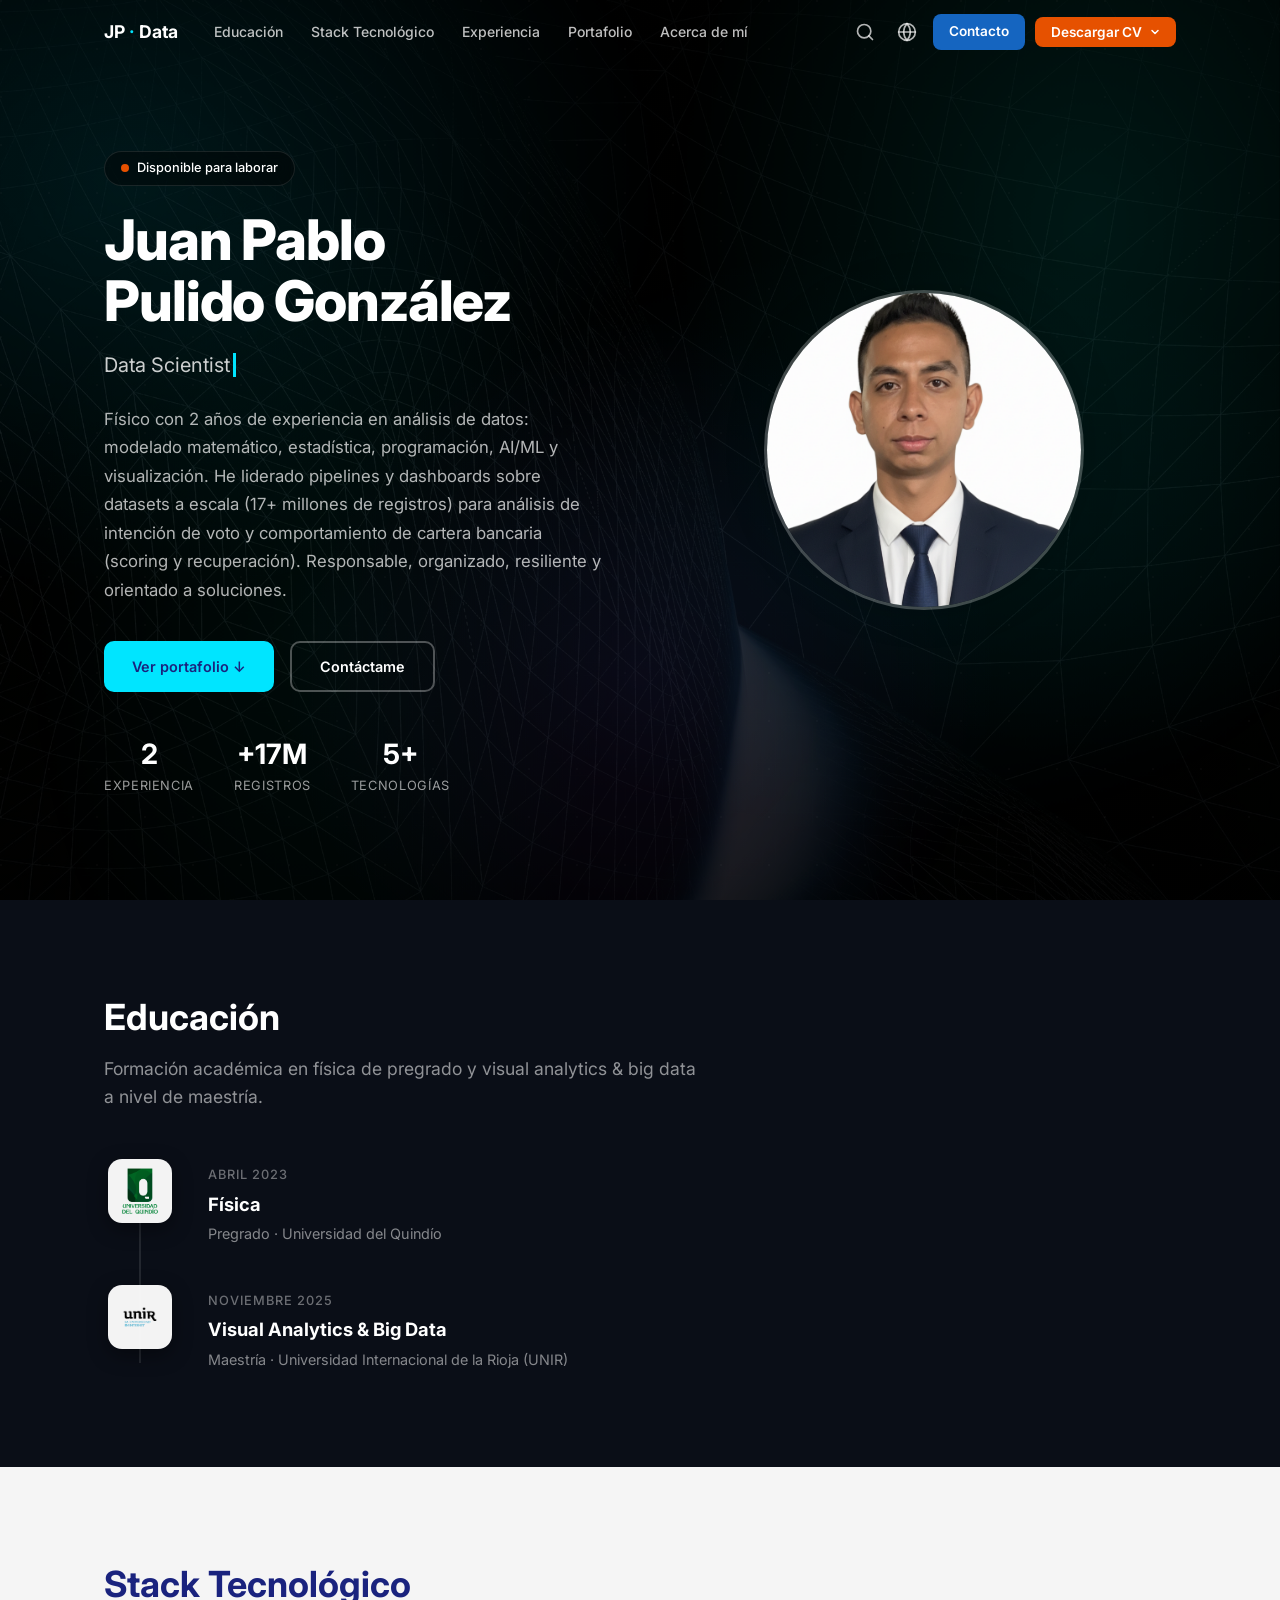
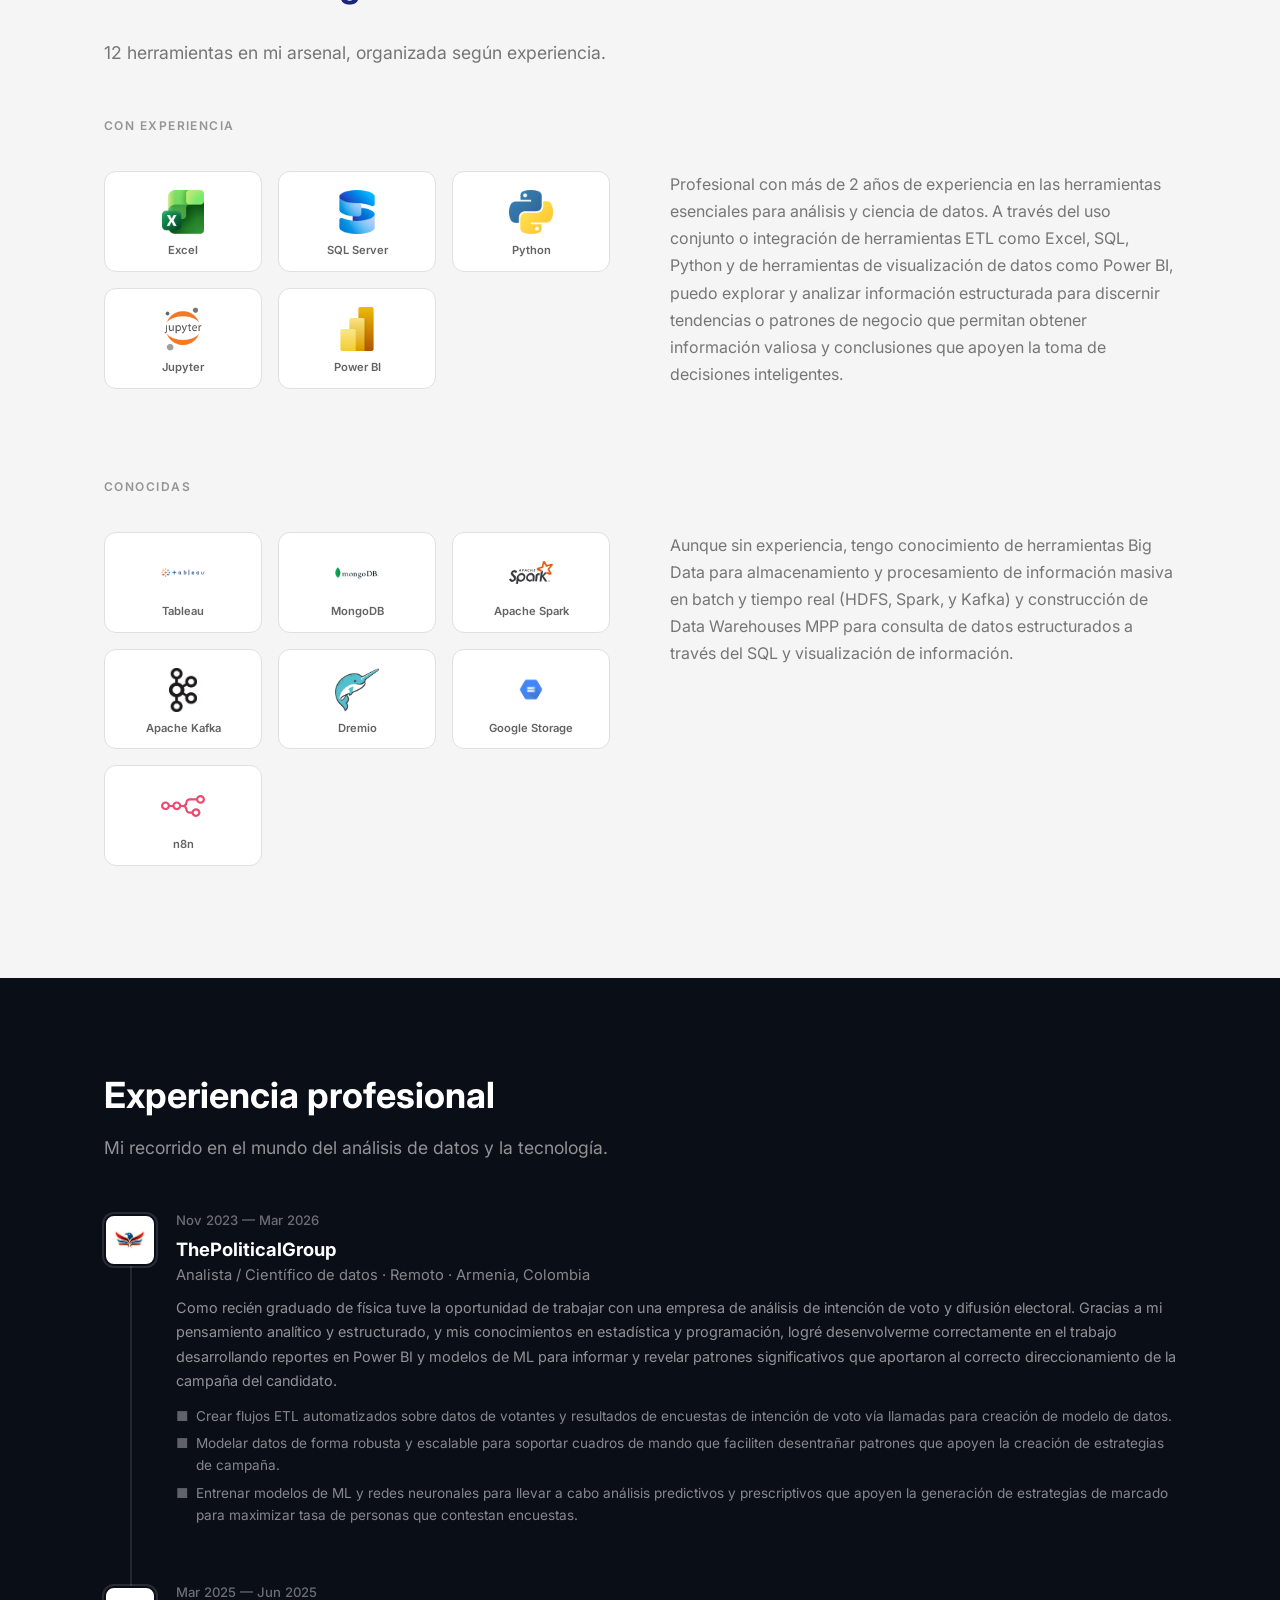
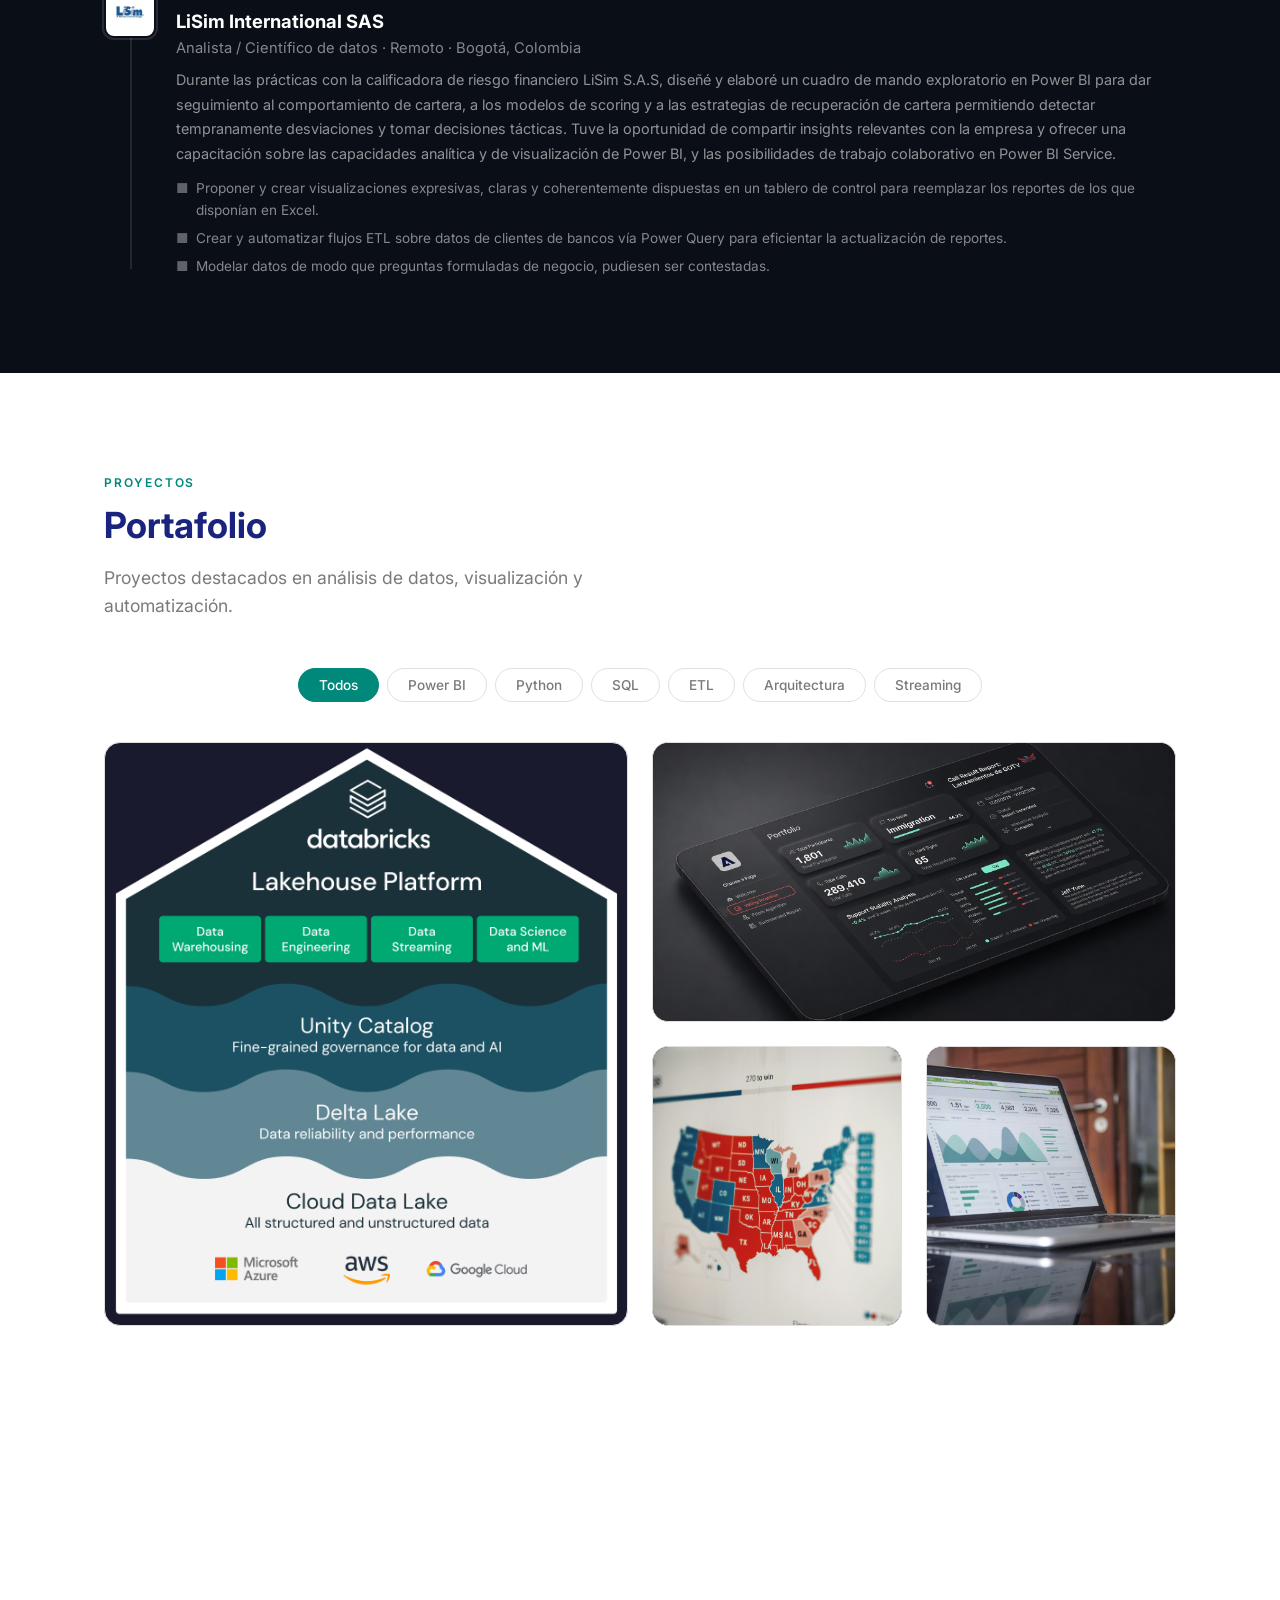
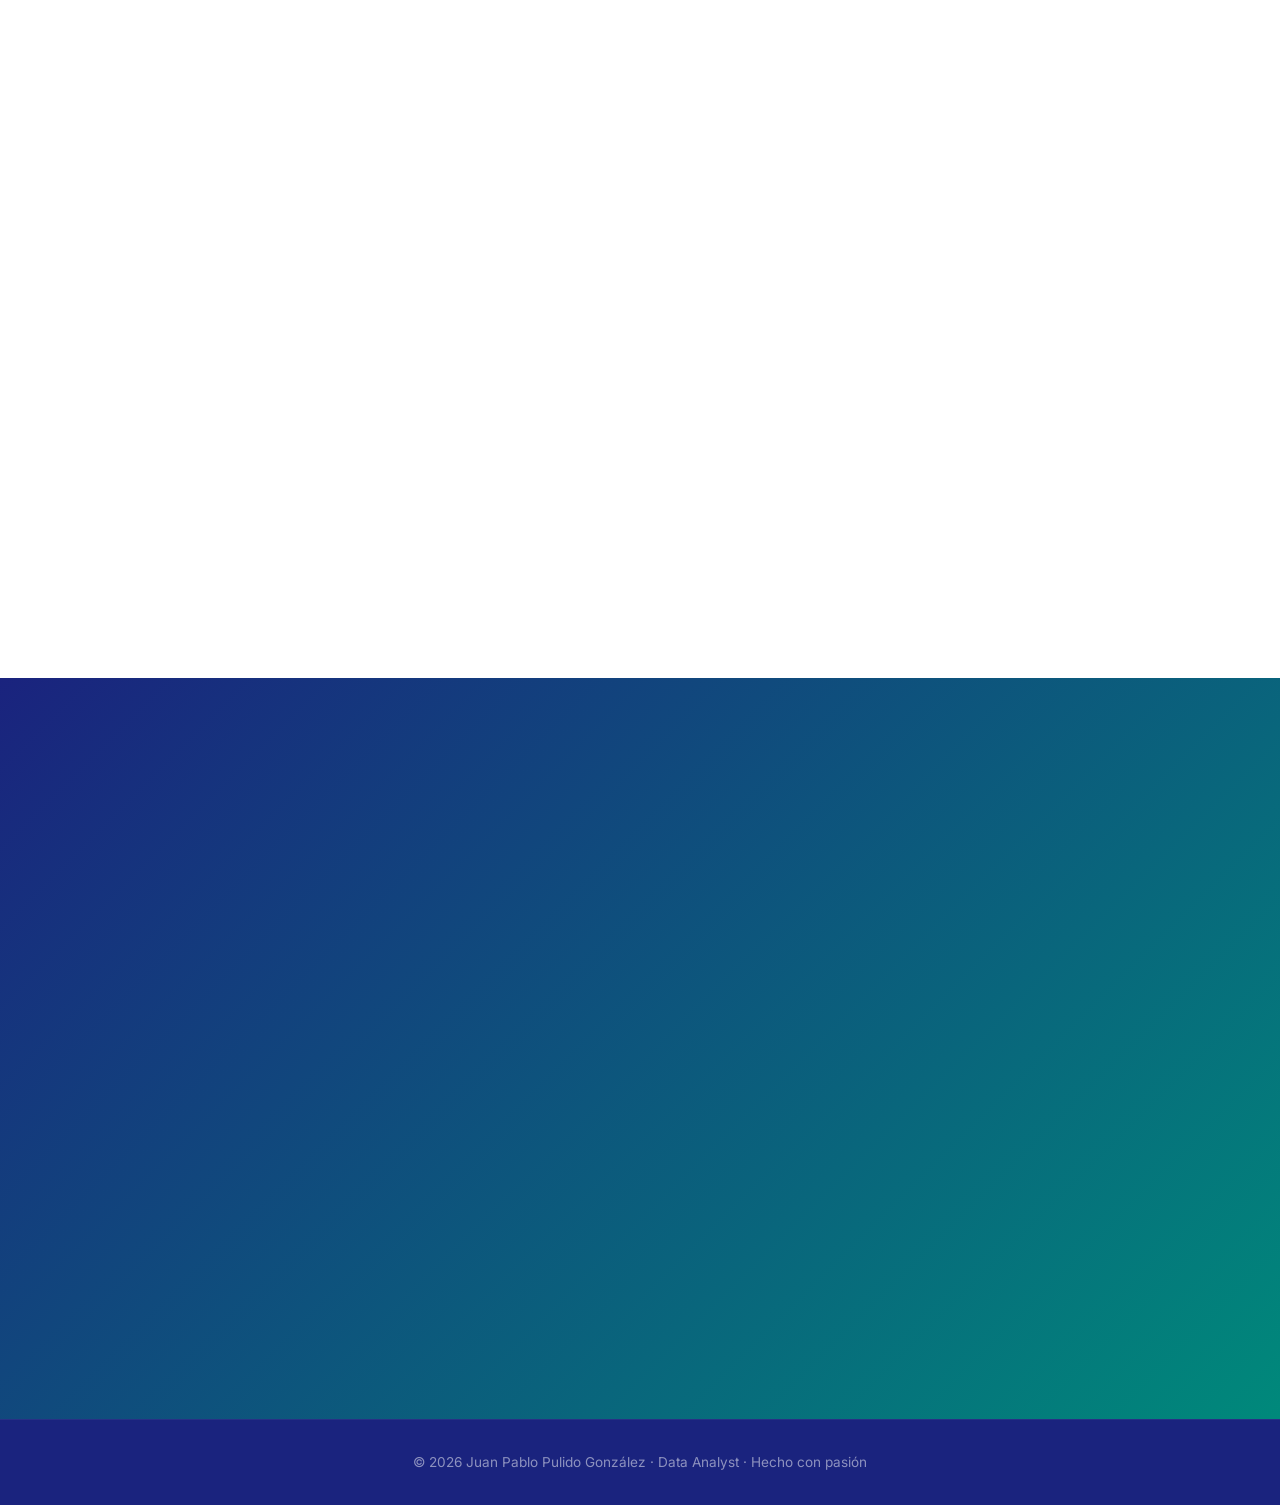
<file: index.html>
<!DOCTYPE html>
<html lang="es">
<head>
    <meta charset="UTF-8" />
    <meta name="viewport" content="width=device-width, initial-scale=1.0" />
    <title>Juan Pablo Pulido González · Data Analyst</title>
    <meta name="description" content="Portafolio profesional de Juan Pablo Pulido, Data Analyst especializado en Microsoft, Google, Python, SQL, Power BI y Tableau." />
    <link rel="preconnect" href="https://fonts.googleapis.com" />
    <link rel="preconnect" href="https://fonts.gstatic.com" crossorigin />
    <link href="https://fonts.googleapis.com/css2?family=Inter:wght@300;400;500;600;700;800&display=swap" rel="stylesheet" />
    <style>
        /* ===== RESET & BASE ===== */
        *, *::before, *::after { margin: 0; padding: 0; box-sizing: border-box; }
        html { scroll-behavior: smooth; }
        body {
            font-family: 'Inter', -apple-system, BlinkMacSystemFont, sans-serif;
            color: #212121;
            background: #F5F5F5;
            line-height: 1.6;
            -webkit-font-smoothing: antialiased;
        }
        a { text-decoration: none; color: inherit; }
        img { max-width: 100%; display: block; }
        ul { list-style: none; }

        /* ===== UTILITIES ===== */
        .container {
            max-width: 1120px;
            margin: 0 auto;
            padding: 0 24px;
        }
        .section {
            padding: 96px 0;
        }
        .section-label {
            display: inline-block;
            font-size: 0.75rem;
            font-weight: 600;
            letter-spacing: 0.15em;
            text-transform: uppercase;
            color: #00897B;
            margin-bottom: 12px;
        }
        .section-title {
            font-size: 2.25rem;
            font-weight: 700;
            color: #1A237E;
            margin-bottom: 16px;
            line-height: 1.2;
        }
        .section-subtitle {
            font-size: 1.1rem;
            color: rgba(33,33,33,0.6);
            max-width: 600px;
            margin-bottom: 48px;
        }
        @media (max-width: 768px) {
            .section { padding: 64px 0; }
            .section-title { font-size: 1.75rem; }
        }

        /* ===== NAVBAR — TRANSPARENTE (estilo DJI) ===== */
        .navbar {
            position: fixed;
            top: 0;
            left: 0;
            right: 0;
            z-index: 1000;
            background: transparent;
            transition: background 0.4s, border-color 0.4s;
        }
        .navbar.scrolled {
            background: rgba(10,10,18,0.92);
            backdrop-filter: blur(16px);
            -webkit-backdrop-filter: blur(16px);
            border-bottom: 1px solid rgba(255,255,255,0.06);
        }
        .nav-inner {
            display: flex;
            align-items: center;
            justify-content: space-between;
            height: 64px;
        }
        .nav-left {
            display: flex;
            align-items: center;
            gap: 36px;
        }
        .nav-logo {
            font-size: 1.1rem;
            font-weight: 700;
            color: #fff;
            white-space: nowrap;
        }
        .nav-logo span { color: #00E5FF; }
        .nav-links {
            display: flex;
            gap: 28px;
            align-items: center;
        }
        .nav-links a {
            font-size: 0.875rem;
            font-weight: 500;
            color: rgba(255,255,255,0.75);
            transition: color 0.2s;
            position: relative;
            white-space: nowrap;
        }
        .nav-links a::after {
            content: '';
            position: absolute;
            left: 0;
            right: 0;
            bottom: -4px;
            height: 2px;
            background: #00E5FF;
            transform: scaleX(0);
            transition: transform 0.3s;
        }
        .nav-links a:hover { color: #00E5FF; }
        .nav-links a:hover::after { transform: scaleX(1); }

        /* Right-side actions */
        .nav-right {
            display: flex;
            align-items: center;
            gap: 10px;
        }
        .nav-icon-btn {
            background: transparent;
            border: none;
            cursor: pointer;
            color: rgba(255,255,255,0.7);
            padding: 6px;
            border-radius: 6px;
            transition: color 0.2s, background 0.2s;
            display: flex;
            align-items: center;
            justify-content: center;
            line-height: 1;
        }
        .nav-icon-btn:hover {
            color: #fff;
            background: rgba(255,255,255,0.1);
        }
        .nav-icon-btn svg {
            width: 20px;
            height: 20px;
        }
        .nav-btn {
            padding: 7px 16px;
            border-radius: 8px;
            font-size: 0.85rem;
            font-weight: 600;
            transition: all 0.3s;
            white-space: nowrap;
            display: inline-flex;
            align-items: center;
            gap: 6px;
            border: none;
            cursor: pointer;
            font-family: inherit;
        }
        .nav-btn-contact {
            background: #1565C0;
            color: #fff;
        }
        .nav-btn-contact:hover {
            background: #1976D2;
            transform: translateY(-1px);
        }
        .nav-btn-cv {
            background: #E65100;
            color: #fff;
        }
        .nav-btn-cv:hover {
            background: #EF6C00;
            transform: translateY(-1px);
        }

        /* ===== DROPDOWN ===== */
        .dropdown {
            position: relative;
            display: inline-flex;
        }
        .dropdown-trigger {
            cursor: pointer;
        }
        .dropdown-menu {
            position: absolute;
            top: calc(100% + 6px);
            right: 0;
            min-width: 180px;
            background: #1A1A2E;
            border: 1px solid rgba(255,255,255,0.12);
            border-radius: 10px;
            padding: 6px;
            opacity: 0;
            visibility: hidden;
            transform: translateY(-6px);
            transition: opacity 0.25s ease, transform 0.25s ease, visibility 0.25s;
            z-index: 1001;
            box-shadow: 0 12px 32px rgba(0,0,0,0.4);
        }
        .dropdown.open .dropdown-menu {
            opacity: 1;
            visibility: visible;
            transform: translateY(0);
        }
        .dropdown-menu a {
            display: flex;
            align-items: center;
            gap: 8px;
            padding: 10px 14px;
            border-radius: 8px;
            font-size: 0.85rem;
            font-weight: 500;
            color: rgba(255,255,255,0.8);
            transition: background 0.2s, color 0.2s;
            white-space: nowrap;
            text-decoration: none;
        }
        .dropdown-menu a:hover {
            background: rgba(255,255,255,0.08);
            color: #fff;
        }
        .dropdown-menu a .dd-icon {
            width: 18px;
            height: 18px;
            flex-shrink: 0;
            opacity: 0.6;
        }
        .dropdown-menu .divider {
            height: 1px;
            background: rgba(255,255,255,0.08);
            margin: 4px 10px;
        }
        /* Mobile dropdown inside nav-links */
        .mobile-dropdown {
            width: 100%;
        }
        .mobile-dropdown .dropdown-menu {
            position: static;
            opacity: 1;
            visibility: visible;
            transform: none;
            background: transparent;
            border: none;
            box-shadow: none;
            padding: 4px 0 0 0;
            display: none;
        }
        .mobile-dropdown.open .dropdown-menu {
            display: block;
        }
        .mobile-dropdown .dropdown-menu a {
            padding: 10px 14px;
            color: rgba(255,255,255,0.7);
            justify-content: center;
        }
        .mobile-dropdown .dropdown-menu a:hover {
            background: rgba(255,255,255,0.06);
        }
        .nav-toggle {
            display: none;
            background: none;
            border: none;
            cursor: pointer;
            padding: 8px;
        }
        .nav-toggle span {
            display: block;
            width: 24px;
            height: 2px;
            background: #fff;
            margin: 5px 0;
            border-radius: 2px;
            transition: 0.3s;
        }
        @media (max-width: 900px) {
            .nav-left .nav-links,
            .nav-right .nav-icon-btn,
            .nav-right .nav-btn-contact,
            .nav-right .nav-btn-cv {
                display: none;
            }
            .nav-toggle { display: block; }
            .nav-links.open {
                display: flex !important;
                position: absolute;
                top: 64px;
                left: 0;
                right: 0;
                background: rgba(10,10,18,0.98);
                backdrop-filter: blur(16px);
                flex-direction: column;
                padding: 24px;
                gap: 20px;
                border-bottom: 1px solid rgba(255,255,255,0.06);
            }
            /* On mobile, show icon buttons and CTA inside the dropdown */
            .nav-links.open .mobile-only {
                display: flex !important;
            }
        }
        @media (min-width: 901px) {
            .mobile-only { display: none !important; }
        }

        /* ===== HERO ===== */
        .hero {
            min-height: 100vh;
            display: flex;
            align-items: center;
            background:
                linear-gradient(180deg, rgba(0,0,0,0.92) 0%, rgba(0,0,0,0.82) 50%, rgba(0,0,0,0.88) 100%),
                url('images/hero-bg.jpg') center / cover no-repeat;
            color: #fff;
            position: relative;
            overflow: hidden;
        }
        /* ===== Animated ambient orbs ===== */
        .hero::before {
            content: '';
            position: absolute;
            inset: 0;
            background:
                radial-gradient(ellipse 900px 700px at 10% 20%, rgba(0,229,255,0.10) 0%, transparent 60%),
                radial-gradient(ellipse 700px 900px at 85% 25%, rgba(0,200,180,0.12) 0%, transparent 60%),
                radial-gradient(ellipse 600px 600px at 50% 75%, rgba(130,90,255,0.08) 0%, transparent 60%),
                radial-gradient(ellipse 800px 500px at 70% 60%, rgba(0,229,255,0.06) 0%, transparent 60%),
                radial-gradient(ellipse 500px 800px at 25% 70%, rgba(0,230,200,0.05) 0%, transparent 60%);
            pointer-events: none;
            animation: hero-orb 20s ease-in-out infinite alternate;
            will-change: transform, opacity;
        }
        @keyframes hero-orb {
            0%   { transform: scale(1) translate(0, 0); opacity: 0.5; }
            25%  { transform: scale(1.08) translate(2%, -1.5%); opacity: 0.8; }
            50%  { transform: scale(0.92) translate(-1.5%, 1.5%); opacity: 0.5; }
            75%  { transform: scale(1.05) translate(-0.5%, -1.2%); opacity: 0.7; }
            100% { transform: scale(1.02) translate(0.8%, 0.8%); opacity: 0.6; }
        }
        /* ===== Subtle data/grid pattern ===== */
        .hero::after {
            content: '';
            position: absolute;
            inset: 0;
            background-image:
                radial-gradient(circle at 1px 1px, rgba(255,255,255,0.04) 1px, transparent 0);
            background-size: 48px 48px;
            pointer-events: none;
            opacity: 0.6;
        }
        .hero-grid {
            display: grid;
            grid-template-columns: 1fr 1fr;
            gap: 64px;
            align-items: center;
            position: relative;
            z-index: 1;
        }
        .hero-badge {
            display: inline-flex;
            align-items: center;
            gap: 8px;
            background: rgba(0,0,0,0.40);
            backdrop-filter: blur(8px);
            padding: 6px 16px;
            border-radius: 100px;
            font-size: 0.8rem;
            font-weight: 500;
            margin-top: 96px;
            margin-bottom: 24px;
            border: 1px solid rgba(255,255,255,0.10);
        }
        .hero-badge-dot {
            width: 8px;
            height: 8px;
            border-radius: 50%;
            background: #E65100;
            animation: pulse-dot 2s ease-in-out infinite;
        }
        @keyframes pulse-dot {
            0%, 100% { opacity: 1; transform: scale(1); }
            50% { opacity: 0.6; transform: scale(0.85); }
        }
        .hero h1 {
            font-size: 3.5rem;
            font-weight: 800;
            line-height: 1.1;
            margin-bottom: 16px;
            letter-spacing: -0.02em;
        }
        .hero h1 span {
            background: linear-gradient(135deg, #00E5FF, #69F0FF);
            -webkit-background-clip: text;
            -webkit-text-fill-color: transparent;
            background-clip: text;
        }
        .hero-job {
            font-size: 1.25rem;
            color: rgba(255,255,255,0.8);
            font-weight: 400;
            margin-bottom: 24px;
        }
        .hero-bio {
            font-size: 1.05rem;
            color: rgba(255,255,255,0.7);
            max-width: 520px;
            line-height: 1.7;
            margin-bottom: 36px;
        }
        .hero-actions {
            display: flex;
            gap: 16px;
            flex-wrap: wrap;
        }
        .btn {
            display: inline-flex;
            align-items: center;
            gap: 8px;
            padding: 12px 28px;
            border-radius: 10px;
            font-size: 0.9rem;
            font-weight: 600;
            transition: all 0.3s;
            border: none;
            cursor: pointer;
        }
        .btn-primary {
            background: #00E5FF;
            color: #1A237E;
        }
        .btn-primary:hover {
            background: #18FFFF;
            transform: translateY(-2px);
            box-shadow: 0 8px 24px rgba(0,229,255,0.35);
        }
        .btn-outline {
            background: transparent;
            color: #fff;
            border: 2px solid rgba(255,255,255,0.3);
        }
        .btn-outline:hover {
            border-color: #fff;
            background: rgba(255,255,255,0.08);
            transform: translateY(-2px);
        }
        .hero-visual {
            display: flex;
            flex-direction: column;
            justify-content: center;
            align-items: center;
            gap: 24px;
        }
        .hero-avatar {
            width: 320px;
            height: 320px;
            border-radius: 50%;
            border: 3px solid rgba(255,255,255,0.2);
            position: relative;
            overflow: hidden;
            box-shadow: 0 0 40px rgba(0,0,0,0.2);
            background: rgba(255,255,255,0.06);
        }
        .hero-avatar img {
            width: 100%;
            height: 100%;
            object-fit: cover;
            display: block;
        }
        .hero-avatar-ring {
            position: absolute;
            inset: -8px;
            border-radius: 50%;
            border: 2px solid rgba(0,229,255,0.3);
            animation: spin 12s linear infinite;
            pointer-events: none;
            z-index: 2;
        }
        @keyframes spin {
            to { transform: rotate(360deg); }
        }
        .hero-stats {
            display: flex;
            gap: 40px;
            margin-top: 40px;
            margin-bottom: 48px;
        }
        .hero-stat {
            text-align: center;
        }
        .hero-stat-num {
            font-size: 1.75rem;
            font-weight: 700;
            color: #fff;
        }
        .hero-stat-label {
            font-size: 0.8rem;
            color: rgba(255,255,255,0.6);
            text-transform: uppercase;
            letter-spacing: 0.05em;
        }
        .tool-logo {
            width: 36px;
            height: 36px;
            object-fit: contain;
            margin-bottom: 4px;
        }
        .tool-stat {
            display: flex;
            flex-direction: column;
            align-items: center;
            gap: 4px;
        }
        .hero-tools {
            display: flex;
            flex-wrap: wrap;
            gap: 28px;
            margin-top: 32px;
        }
        .hero-kpis {
            display: flex;
            flex-wrap: wrap;
            gap: 24px;
            justify-content: center;
        }
        .hero-stat-value {
            font-size: 1rem;
            font-weight: 700;
            color: #00E5FF;
        }
        @media (max-width: 900px) {
            .hero-grid { grid-template-columns: 1fr; text-align: center; gap: 40px; }
            .hero-bio { margin-left: auto; margin-right: auto; }
            .hero-actions { justify-content: center; }
            .hero h1 { font-size: 2.5rem; }
            .hero-stats { justify-content: center; }
            .hero-visual { order: -1; }
            .hero-avatar { width: 200px; height: 200px; }
            .hero-avatar-initials { font-size: 3rem; }
        }

        /* ===== EDUCATION (dark theme — harmonized with hero) ===== */
        .edu-bg {
            background: #0A0E17;
            color: #fff;
        }
        .edu-bg .section-title { color: #fff; }
        .edu-bg .section-subtitle { color: rgba(255,255,255,0.55); }
        .edu-timeline {
            position: relative;
        }
        .edu-timeline::before {
            content: '';
            position: absolute;
            left: 35px;
            top: 8px;
            bottom: 8px;
            width: 2px;
            background: rgba(255,255,255,0.10);
        }
        .edu-item {
            display: flex;
            align-items: flex-start;
            gap: 32px;
            margin-bottom: 40px;
            position: relative;
        }
        .edu-item:last-child { margin-bottom: 0; }
        .edu-marker {
            display: flex;
            flex-direction: column;
            align-items: center;
            flex-shrink: 0;
            width: 72px;
            position: relative;
            z-index: 1;
        }
        .edu-logo {
            width: 64px;
            height: 64px;
            object-fit: contain;
            border-radius: 14px;
            background: rgba(255,255,255,0.95);
            padding: 8px;
            box-shadow: 0 6px 20px rgba(0,0,0,0.4);
            transition: transform 0.3s, box-shadow 0.3s;
        }
        .edu-item:hover .edu-logo {
            transform: scale(1.05);
            box-shadow: 0 8px 28px rgba(0,229,255,0.15);
        }
        .edu-content {
            flex: 1;
            padding-top: 6px;
        }
        .edu-date {
            font-size: 0.8rem;
            font-weight: 500;
            color: rgba(255,255,255,0.4);
            text-transform: uppercase;
            letter-spacing: 0.08em;
            margin-bottom: 4px;
        }
        .edu-program {
            font-size: 1.15rem;
            font-weight: 700;
            color: #fff;
            margin: 0 0 4px;
        }
        .edu-level {
            font-size: 0.9rem;
            color: rgba(255,255,255,0.5);
            line-height: 1.5;
        }
        @media (max-width: 600px) {
            .edu-timeline::before { left: 23px; }
            .edu-item { gap: 16px; }
            .edu-marker { width: 48px; }
            .edu-logo { width: 44px; height: 44px; padding: 6px; }
            .edu-content { padding-top: 2px; }
            .edu-program { font-size: 1rem; }
        }



        /* ===== EXPERIENCE — TIMELINE CON LOGOS SOBRE LA LÍNEA ===== */
        .exp-bg {
            background: #0A0E17;
            color: #fff;
        }
        .exp-bg .section-title { color: #fff; }
        .exp-bg .section-subtitle { color: rgba(255,255,255,0.55); }
        .timeline {
            position: relative;
            padding-left: 0;
        }
        .timeline::before {
            content: '';
            position: absolute;
            left: 26px;
            top: 8px;
            bottom: 8px;
            width: 2px;
            background: rgba(255,255,255,0.10);
        }
        .timeline-item {
            position: relative;
            margin-bottom: 56px;
            padding-left: 0;
            min-height: 64px;
        }
        .timeline-item:last-child { margin-bottom: 0; }
        /* Dots ocultos — los logos reemplazan los nodos */
        .timeline-dot { display: none; }
        .timeline-logo {
            position: absolute;
            left: 0;
            top: 4px;
            width: 52px;
            height: 52px;
            z-index: 2;
            border-radius: 10px;
            background: #fff;
            border: 2px solid #0A0E17;
            padding: 6px;
            display: flex;
            align-items: center;
            justify-content: center;
            box-shadow: 0 0 0 2px rgba(255,255,255,0.12);
            transition: transform 0.3s;
            overflow: hidden;
        }
        .timeline-item:hover .timeline-logo {
            transform: scale(1.08);
        }
        .timeline-logo img {
            width: 100%;
            height: 100%;
            object-fit: contain;
        }
        .timeline-content {
            margin-left: 72px;
        }
        .timeline-date {
            font-size: 0.82rem;
            font-weight: 500;
            color: rgba(255,255,255,0.4);
            margin-bottom: 4px;
        }
        .timeline-company {
            font-size: 1.15rem;
            font-weight: 700;
            color: #fff;
        }
        .timeline-role {
            font-size: 0.92rem;
            color: rgba(255,255,255,0.5);
            margin-bottom: 8px;
        }
        .timeline-desc {
            font-size: 0.9rem;
            color: rgba(255,255,255,0.55);
            line-height: 1.7;
        }
        .timeline-funcs {
            margin-top: 12px;
            display: flex;
            flex-direction: column;
            gap: 6px;
        }
        .timeline-func-item {
            font-size: 0.85rem;
            color: rgba(255,255,255,0.5);
            line-height: 1.6;
            padding-left: 20px;
            position: relative;
        }
        .timeline-func-item::before {
            content: '\25A0';
            position: absolute;
            left: 0;
            color: rgba(255,255,255,0.35);
        }
        @media (max-width: 600px) {
            .timeline-item { margin-bottom: 44px; min-height: 52px; }
            .timeline-logo { width: 40px; height: 40px; padding: 4px; }
            .timeline::before { left: 20px; }
            .timeline-content { margin-left: 56px; }
            .timeline-func-item { font-size: 0.8rem; }
        }

        /* ===== PORTFOLIO ===== */
        .portfolio-bg {
            background: #fff;
        }


        /* ===== BENTO GRID (IMAGES ONLY + HOVER OVERLAY) ===== */
        .bento-grid {
            display: grid;
            grid-template-columns: repeat(4, 1fr);
            gap: 24px;
        }
        .bento-card {
            position: relative;
            border-radius: 16px;
            overflow: hidden;
            cursor: pointer;
            min-height: 280px;
            border: 1px solid #E0E0E0;
            background: #1A1A2E;
            perspective: 1000px;
            transition: all 0.3s cubic-bezier(0.4, 0, 0.2, 1);
        }
        .bento-card:hover {
            transform: translateY(-4px);
            box-shadow: 0 16px 40px rgba(0,0,0,0.12);
            border-color: #C8C8E0;
        }
        .bento-card.featured {
            grid-column: span 2;
            grid-row: span 2;
            min-height: 400px;
        }
        .bento-card.medium {
            grid-column: span 2;
            min-height: 280px;
        }
        .bento-card.hidden {
            display: none;
        }
        .bento-card-image {
            position: absolute;
            inset: 0;
            overflow: hidden;
            will-change: transform;
            transition: transform 0.15s ease-out;
        }
        .bento-card-image img {
            width: 100%;
            height: 100%;
            object-fit: cover;
            transition: transform 0.5s cubic-bezier(0.4, 0, 0.2, 1), filter 0.5s cubic-bezier(0.4, 0, 0.2, 1);
        }
        .bento-card:hover .bento-card-image img,
        .bento-card:hover .bento-card-image .placeholder-gradient svg {
            transform: scale(1.08);
            filter: blur(5px);
        }
        .bento-card-image .placeholder-gradient {
            width: 100%;
            height: 100%;
            display: flex;
            align-items: center;
            justify-content: center;
            font-size: 3.5rem;
            font-weight: 700;
            color: rgba(255,255,255,0.15);
        }
        .bento-card-image .placeholder-gradient svg {
            transition: transform 0.5s cubic-bezier(0.4, 0, 0.2, 1), filter 0.5s cubic-bezier(0.4, 0, 0.2, 1);
        }
        /* ===== HOVER OVERLAY — progressive staggered reveal ===== */
        .bento-card-hover {
            position: absolute;
            inset: 0;
            background: linear-gradient(to top, rgba(0,0,0,0.94) 0%, rgba(0,0,0,0.7) 45%, rgba(0,0,0,0.45) 100%);
            opacity: 0;
            transition: opacity 0.55s cubic-bezier(0.25, 0.1, 0.25, 1);
            display: flex;
            flex-direction: column;
            justify-content: flex-end;
            padding: 28px 24px;
            gap: 6px;
            pointer-events: none;
            will-change: transform;
            transform: translateZ(20px);
        }
        .bento-card:hover .bento-card-hover {
            opacity: 1;
            pointer-events: auto;
        }
        /* Children animate in progressively on hover */
        .bento-card-hover > * {
            opacity: 0;
            transform: translateY(14px);
            transition: opacity 0.45s cubic-bezier(0.25, 0.1, 0.25, 1),
                        transform 0.45s cubic-bezier(0.25, 0.1, 0.25, 1);
        }
        .bento-card:hover .bento-card-hover > * { opacity: 1; transform: translateY(0); }
        .bento-card:hover .bento-card-hover > *:nth-child(1) { transition-delay: 0.06s; }
        .bento-card:hover .bento-card-hover > *:nth-child(2) { transition-delay: 0.14s; }
        .bento-card:hover .bento-card-hover > *:nth-child(3) { transition-delay: 0.24s; }
        .bento-card:hover .bento-card-hover > *:nth-child(4) { transition-delay: 0.34s; }
        .bento-card-hover .bento-card-tags {
            display: flex;
            flex-wrap: wrap;
            gap: 10px;
            margin-bottom: 6px;
        }
        .bento-card-hover .bento-card-tag {
            padding: 4px 12px;
            background: rgba(255,255,255,0.15);
            backdrop-filter: blur(4px);
            -webkit-backdrop-filter: blur(4px);
            color: #fff;
            border-radius: 50px;
            font-size: 0.7rem;
            font-weight: 600;
            letter-spacing: 0.02em;
        }
        .bento-card-hover .bento-card-title {
            font-size: 1.1rem;
            font-weight: 700;
            line-height: 1.3;
            color: #fff;
            letter-spacing: -0.02em;
            margin: 0;
        }
        .bento-card-hover .bento-card-meta {
            display: flex;
            flex-wrap: wrap;
            gap: 12px;
            font-size: 0.72rem;
            color: rgba(255,255,255,0.55);
            margin-top: 2px;
        }
        .bento-card-hover .bento-card-meta span {
            display: flex;
            align-items: center;
            gap: 4px;
        }
        .bento-card-hover .view-case-btn {
            display: inline-flex;
            align-items: center;
            gap: 6px;
            margin-top: 6px;
            padding: 8px 16px;
            background: rgba(255,255,255,0.15);
            backdrop-filter: blur(8px);
            -webkit-backdrop-filter: blur(8px);
            color: #fff;
            border-radius: 50px;
            font-size: 0.78rem;
            font-weight: 600;
            text-decoration: none;
            transition: all 0.3s ease;
            align-self: flex-start;
            border: 1px solid rgba(255,255,255,0.2);
        }
        .bento-card-hover .view-case-btn:hover {
            background: #00E5FF;
            color: #1A237E;
            border-color: #00E5FF;
            transform: translateY(-1px);
        }

        /* ===== RESPONSIVE BENTO ===== */
        @media (max-width: 900px) {
            .bento-grid {
                grid-template-columns: 1fr 1fr;
                gap: 16px;
            }
            .bento-card.featured {
                grid-column: span 2;
                grid-row: span 1;
                min-height: 320px;
            }
            .bento-card.medium {
                grid-column: span 2;
            }
        }
        @media (max-width: 600px) {
            .bento-grid {
                grid-template-columns: 1fr;
            }
            .bento-card.featured,
            .bento-card.medium {
                grid-column: span 1;
                min-height: 260px;
            }
            .filters {
                gap: 6px;
            }
            .filter-btn {
                padding: 6px 14px;
                font-size: 0.8rem;
            }
        }
        @media (prefers-reduced-motion: reduce) {
            .bento-card { transform: none !important; }
            .bento-card-hover { opacity: 1 !important; }
        }

        /* ===== CONTACT ===== */
        .contact-bg {
            background: linear-gradient(135deg, #1A237E 0%, #00897B 100%);
            color: #fff;
        }
        .contact-inner {
            text-align: center;
            max-width: 640px;
            margin: 0 auto;
        }
        .contact-inner .section-title {
            color: #fff;
        }
        .contact-inner .section-subtitle {
            color: rgba(255,255,255,0.6);
            margin-left: auto;
            margin-right: auto;
        }
        .contact-links {
            display: flex;
            justify-content: center;
            gap: 20px;
            flex-wrap: wrap;
            margin-bottom: 32px;
        }
        .contact-card {
            background: rgba(255,255,255,0.1);
            backdrop-filter: blur(8px);
            border: 1px solid rgba(255,255,255,0.15);
            padding: 20px 28px;
            border-radius: 14px;
            display: flex;
            align-items: center;
            gap: 12px;
            transition: all 0.3s;
            min-width: 180px;
        }
        .contact-card:hover {
            background: rgba(255,255,255,0.18);
            transform: translateY(-3px);
        }
        .contact-card-icon {
            font-size: 1.3rem;
        }
        .contact-card-label {
            font-size: 0.75rem;
            text-transform: uppercase;
            letter-spacing: 0.08em;
            color: rgba(255,255,255,0.6);
        }
        .contact-card-value {
            font-size: 0.9rem;
            font-weight: 600;
        }
        .contact-email-large {
            font-size: 1.5rem;
            font-weight: 700;
            color: #00E5FF;
            margin-top: 8px;
            display: inline-block;
            transition: opacity 0.3s;
        }
        .contact-email-large:hover { opacity: 0.8; }

        /* ===== FOOTER ===== */
        .footer {
            background: #1A237E;
            color: rgba(255,255,255,0.5);
            text-align: center;
            padding: 32px 24px;
            font-size: 0.85rem;
            border-top: 1px solid rgba(255,255,255,0.06);
        }

        /* ===== SCROLL ANIMATIONS ===== */
        .fade-up {
            opacity: 0;
            transform: translateY(30px);
            transition: opacity 0.6s ease, transform 0.6s ease;
        }
        .fade-up.visible {
            opacity: 1;
            transform: translateY(0);
        }

        /* ===== STACK TECNOLÓGICO — SECCIÓN FULL-WIDTH LIGHT ===== */
        .tech-stack-section {
            background: #F5F5F5;
            color: #212121;
        }
        .tech-stack-section .section-title { color: #1A237E; }
        .tech-stack-section .section-subtitle { color: rgba(33,33,33,0.6); }

        /* ===== TWO-COLUMN LAYOUT ===== */
        .tech-stack-layout {
            display: grid;
            grid-template-columns: 1fr 1fr;
            gap: 16px 60px;
            align-items: start;
        }
        .tech-stack-layout > .section-title {
            grid-column: 1 / -1;
            margin-bottom: 16px;
        }
        .tool-group-label {
            font-size: 0.75rem;
            font-weight: 600;
            letter-spacing: 0.12em;
            text-transform: uppercase;
            color: rgba(33,33,33,0.45);
            margin-bottom: 20px;
        }
        /* Description positioned to align with its tool group */
        .ts-desc-1 { grid-row: 4 / 6; grid-column: 2; }
        .ts-desc-2 { grid-row: 6 / 8; grid-column: 2; }

        /* Separation between the two tool groups */
        .tech-stack-layout > .tool-group-label ~ .tool-group-label {
            margin-top: 72px;
        }
        .tech-stack-layout > .tool-group-label,
        .tech-stack-layout > .tool-grid {
            grid-column: 1;
        }
        .tool-grid {
            display: grid;
            grid-template-columns: repeat(3, 1fr);
            gap: 16px;
        }
        .tool-grid .logo-item {
            display: flex;
            flex-direction: column;
            align-items: center;
            gap: 10px;
            padding: 18px 8px 14px;
            border-radius: 12px;
            background: #fff;
            border: 1px solid #E0E0E0;
            transition: all 0.35s ease;
            cursor: default;
        }
        .tool-grid .logo-item:hover {
            transform: translateY(-4px);
            border-color: #00897B;
            background: #FAFAFA;
            box-shadow: 0 8px 20px rgba(0,137,123,0.10);
        }
        .tool-grid .logo-item img {
            width: 44px;
            height: 44px;
            object-fit: contain;
            transition: transform 0.3s ease;
        }
        .tool-grid .logo-item:hover img {
            transform: scale(1.12);
        }
        .tool-grid .logo-item .logo-name {
            font-size: 0.7rem;
            font-weight: 600;
            color: rgba(33,33,33,0.7);
            text-align: center;
            line-height: 1.15;
            transition: color 0.3s;
        }
        .tool-grid .logo-item:hover .logo-name {
            color: #00897B;
        }
        /* Description text styling */
        .tech-stack-layout > .section-subtitle:first-of-type {
            grid-column: 1 / -1;
            font-size: 1.1rem;
            max-width: 600px;
            margin-bottom: 32px;
        }
        .tech-stack-layout .section-subtitle {
            font-size: 1rem;
            line-height: 1.7;
            max-width: 100%;
            margin-bottom: 0;
        }
        @media (max-width: 900px) {
            .tech-stack-layout {
                grid-template-columns: 1fr;
                gap: 24px;
            }
            .tech-stack-layout > .section-title {
                order: -20;
            }
            .ts-desc-1, .ts-desc-2 {
                grid-row: auto;
                grid-column: 1;
            }
            .tech-stack-layout > .section-subtitle:first-of-type { order: -10; }
            .ts-desc-1 { order: 2; }
            .ts-desc-2 { order: 5; }
            .tool-group-label:first-of-type { order: 0; }
            .tool-grid:first-of-type { order: 1; }
            .tool-group-label:last-of-type { order: 3; }
            .tool-grid:last-of-type { order: 4; }
            .tool-grid {
                gap: 12px;
            }
            .tool-grid .logo-item {
                padding: 14px 6px 10px;
            }
            .tool-grid .logo-item img {
                width: 36px;
                height: 36px;
            }
        }

        /* ===== TYPING EFFECT ===== */
        .typing-cursor {
            display: inline-block;
            width: 3px;
            height: 1.2em;
            background: #00E5FF;
            margin-left: 3px;
            animation: blink 1s step-end infinite;
            vertical-align: text-bottom;
        }
        @keyframes blink {
            0%, 100% { opacity: 1; }
            50% { opacity: 0; }
        }

        /* ===== CTA UNDERLINE ANIMATION ===== */
        .hero-cta-underline {
            position: relative;
            display: inline-flex;
            align-items: center;
            gap: 10px;
        }
        .hero-cta-underline::after {
            content: '';
            position: absolute;
            bottom: -2px;
            left: 0;
            width: 0;
            height: 2px;
            background: #00E5FF;
            transition: width 0.4s cubic-bezier(0.4, 0, 0.2, 1);
        }
        .hero-cta-underline:hover::after {
            width: 100%;
        }

        /* ===== PORTFOLIO FILTERS ===== */
        .filters {
            display: flex;
            flex-wrap: wrap;
            justify-content: center;
            gap: 8px;
            margin-bottom: 40px;
        }
        .filter-btn {
            padding: 8px 20px;
            border: 1px solid #E0E0E0;
            background: transparent;
            border-radius: 50px;
            font-size: 0.85rem;
            font-weight: 500;
            color: rgba(33,33,33,0.6);
            cursor: pointer;
            transition: all 0.2s ease;
            font-family: 'Inter', sans-serif;
        }
        .filter-btn:hover {
            border-color: #00897B;
            color: #00897B;
            background: rgba(0,137,123,0.05);
        }
        .filter-btn.active {
            background: #00897B;
            border-color: #00897B;
            color: #fff;
        }

        /* ===== REDUCED MOTION ===== */
        @media (prefers-reduced-motion: reduce) {
            *, *::before, *::after { animation-duration: 0.01ms !important; }
            .bento-card { transform: none !important; }
            .bento-card-hover { opacity: 1 !important; }
            .bento-card-hover > * {
                opacity: 1 !important;
                transform: none !important;
                transition: none !important;
            }
        }
    </style>
</head>
<body>

    <!-- ===== NAVBAR — SIN CINTA SUPERIOR (estilo DJI) ===== -->
    <nav class="navbar" id="navbar" role="navigation" aria-label="Navegación principal">
        <div class="container nav-inner">
            <div class="nav-left">
                <a href="#" class="nav-logo">JP <span>&middot;</span> Data</a>
                <div class="nav-links" id="navLinks">
                    <a href="#education">Educación</a>
                    <a href="#tech-stack">Stack Tecnológico</a>
                    <a href="#experience">Experiencia</a>
                    <a href="#portfolio">Portafolio</a>
                    <a href="#about">Acerca de mí</a>
                    <!-- mobile-only actions -->
                    <div class="mobile-only" style="display:flex;flex-direction:column;gap:12px;padding-top:8px;border-top:1px solid rgba(255,255,255,0.08);">
                        <button class="nav-icon-btn" id="langToggleMobile" aria-label="Cambiar idioma" style="display:flex;gap:8px;color:rgba(255,255,255,0.7);padding:8px 0;justify-content:flex-start;">
                            <svg width="20" height="20" viewBox="0 0 24 24" fill="none" stroke="currentColor" stroke-width="2" stroke-linecap="round" stroke-linejoin="round">
                                <circle cx="12" cy="12" r="10"/>
                                <line x1="2" y1="12" x2="22" y2="12"/>
                                <path d="M12 2a15.3 15.3 0 0 1 4 10 15.3 15.3 0 0 1-4 10 15.3 15.3 0 0 1-4-10 15.3 15.3 0 0 1 4-10z"/>
                            </svg>
                            <span>ES</span>
                        </button>
                        <a href="#contact" class="nav-btn nav-btn-contact" style="display:flex;justify-content:center;">Contacto</a>
                        <div class="dropdown mobile-dropdown" id="cvDropdownMobile">
                            <button class="nav-btn nav-btn-cv dropdown-trigger" id="cvTriggerMobile" style="display:flex;justify-content:center;width:100%;">
                                Descargar CV
                                <svg width="10" height="10" viewBox="0 0 10 10" fill="none" style="margin-left:4px;"><path d="M2 3.5L5 6.5L8 3.5" stroke="currentColor" stroke-width="1.5" stroke-linecap="round" stroke-linejoin="round"/></svg>
                            </button>
                            <div class="dropdown-menu">
                                <a href="Curriculum_Vitae/DEFI_CV_Cientifico_Datos_Armenia_Atractivo_Actualizado.pdf" download>CV Estático</a>
                                <a href="https://app.powerbi.com/view?r=eyJrIjoiNzIyN2VlMTctNGI1NS00NGQyLTlkMDgtZDQyYmExMGUyYzQ1IiwidCI6IjBlYzI0MDlmLWE2YTMtNDNjNi05MWE2LWM3MTEwNmFkYmU2YyJ9" target="_blank" rel="noopener">CV Dinámico</a>
                            </div>
                        </div>
                    </div>
                </div>
            </div>
            <div class="nav-right">
                <button class="nav-icon-btn" aria-label="Buscar">
                    <svg viewBox="0 0 24 24" fill="none" stroke="currentColor" stroke-width="2" stroke-linecap="round" stroke-linejoin="round"><circle cx="11" cy="11" r="8"/><line x1="21" y1="21" x2="16.65" y2="16.65"/></svg>
                </button>
                <button class="nav-icon-btn" id="langToggle" aria-label="Cambiar idioma">
                    <svg viewBox="0 0 24 24" fill="none" stroke="currentColor" stroke-width="2" stroke-linecap="round" stroke-linejoin="round">
                        <circle cx="12" cy="12" r="10"/>
                        <line x1="2" y1="12" x2="22" y2="12"/>
                        <path d="M12 2a15.3 15.3 0 0 1 4 10 15.3 15.3 0 0 1-4 10 15.3 15.3 0 0 1-4-10 15.3 15.3 0 0 1 4-10z"/>
                    </svg>
                </button>
                <a href="#contact" class="nav-btn nav-btn-contact">Contacto</a>
                <div class="dropdown" id="cvDropdownDesktop">
                    <button class="nav-btn nav-btn-cv dropdown-trigger" id="cvTriggerDesktop">
                        Descargar CV
                        <svg width="10" height="10" viewBox="0 0 10 10" fill="none" style="margin-left:2px;"><path d="M2 3.5L5 6.5L8 3.5" stroke="currentColor" stroke-width="1.5" stroke-linecap="round" stroke-linejoin="round"/></svg>
                    </button>
                    <div class="dropdown-menu">
                        <a href="Curriculum_Vitae/DEFI_CV_Cientifico_Datos_Armenia_Atractivo_Actualizado.pdf" download>
                            <svg class="dd-icon" viewBox="0 0 24 24" fill="none" stroke="currentColor" stroke-width="2" stroke-linecap="round" stroke-linejoin="round"><path d="M21 15v4a2 2 0 0 1-2 2H5a2 2 0 0 1-2-2v-4"/><polyline points="7 10 12 15 17 10"/><line x1="12" y1="15" x2="12" y2="3"/></svg>
                            CV Estático
                        </a>
                        <div class="divider"></div>
                        <a href="https://app.powerbi.com/view?r=eyJrIjoiNzIyN2VlMTctNGI1NS00NGQyLTlkMDgtZDQyYmExMGUyYzQ1IiwidCI6IjBlYzI0MDlmLWE2YTMtNDNjNi05MWE2LWM3MTEwNmFkYmU2YyJ9" target="_blank" rel="noopener">
                            <svg class="dd-icon" viewBox="0 0 24 24" fill="none" stroke="currentColor" stroke-width="2" stroke-linecap="round" stroke-linejoin="round"><rect x="2" y="3" width="20" height="14" rx="2"/><line x1="8" y1="21" x2="16" y2="21"/><line x1="12" y1="17" x2="12" y2="21"/></svg>
                            CV Dinámico
                        </a>
                    </div>
                </div>
            </div>
            <button class="nav-toggle" id="navToggle" aria-label="Menú de navegación">
                <span></span><span></span><span></span>
            </button>
        </div>
    </nav>

    <!-- ===== HERO ===== -->
    <section class="hero" id="hero">
        <div class="container hero-grid">
            <div class="hero-text">
                <div class="hero-badge">
                    <span class="hero-badge-dot"></span>
                    Disponible para laborar
                </div>
                <h1>Juan Pablo<br/>Pulido González</h1>
                <p class="hero-job">
                    <span class="typing-text" id="typingText"></span><span class="typing-cursor" aria-hidden="true"></span>
                </p>
                <p class="hero-bio">
                    Físico con 2 años de experiencia en análisis de datos: modelado matemático, estadística, programación,
                    AI/ML y visualización. He liderado pipelines y dashboards sobre datasets a escala (17+ millones de registros) para análisis de intención de voto y comportamiento de cartera bancaria (scoring y recuperación). Responsable, organizado, resiliente y orientado a soluciones.
                </p>
                <div class="hero-actions">
                    <a href="#portfolio" class="btn btn-primary hero-cta-underline">Ver portafolio &darr;</a>
                    <a href="#contact" class="btn btn-outline">Contáctame</a>
                </div>
                <div class="hero-stats">
                    <div class="hero-stat">
                        <div class="hero-stat-num">2</div>
                        <div class="hero-stat-label">Experiencia</div>
                    </div>
                    <div class="hero-stat">
                        <div class="hero-stat-num">+17M</div>
                        <div class="hero-stat-label">Registros</div>
                    </div>
                    <div class="hero-stat">
                        <div class="hero-stat-num">5+</div>
                        <div class="hero-stat-label">Tecnologías</div>
                    </div>
                </div>
            </div>                <div class="hero-visual">
                <div class="hero-avatar">
                    <div class="hero-avatar-ring"></div>
                    <img src="images/Perfil/fotografia_4x3_unir.png" alt="Juan Pablo Pulido González" />
                </div>

            </div>
        </div>
    </section>

    <!-- ===== EDUCATION ===== -->
    <section class="section edu-bg" id="education">
        <div class="container">
            <div class="fade-up">
                <h2 class="section-title">Educación</h2>
                <p class="section-subtitle">
                    Formación académica en física de pregrado y visual analytics &amp; big data a nivel de maestría.
                </p>
            </div>
            <div class="edu-timeline fade-up">
                <!-- Física — Universidad del Quindío -->
                <div class="edu-item">
                    <div class="edu-marker">
                        <img src="images/Estudios/Logo UQ.png" alt="Universidad del Quindío" class="edu-logo" />
                    </div>
                    <div class="edu-content">
                        <div class="edu-date">Abril 2023</div>
                        <h3 class="edu-program">Física</h3>
                        <p class="edu-level">Pregrado &middot; Universidad del Quindío</p>
                    </div>
                </div>
                <!-- Visual Analytics & Big Data — UNIR -->
                <div class="edu-item">
                    <div class="edu-marker">
                        <img src="images/Estudios/Logo UNIR.png" alt="UNIR" class="edu-logo" />
                    </div>
                    <div class="edu-content">
                        <div class="edu-date">Noviembre 2025</div>
                        <h3 class="edu-program">Visual Analytics &amp; Big Data</h3>
                        <p class="edu-level">Maestría &middot; Universidad Internacional de la Rioja (UNIR)</p>
                    </div>
                </div>
            </div>
        </div>
    </section>



<!-- ===== STACK TECNOLÓGICO ===== -->
<section class="section tech-stack-section" id="tech-stack">
    <div class="container tech-stack-layout">

        <h2 class="section-title fade-up">Stack Tecnológico</h2>
        <p class="section-subtitle fade-up">
            12 herramientas en mi arsenal, organizada según experiencia.
        </p>

        <div class="tool-group-label fade-up">CON EXPERIENCIA</div>
        <div class="tool-grid fade-up">
            <div class="logo-item">
                <img src="images/Stack Tecnologico/Microsoft_Office_Excel_Logo.png" alt="Excel" loading="lazy" />
                <span class="logo-name">Excel</span>
            </div>
            <div class="logo-item">
                <img src="images/Stack Tecnologico/Microsoft_SQL_Server_2025_icon.svg.png" alt="SQL Server" loading="lazy" />
                <span class="logo-name">SQL Server</span>
            </div>
            <div class="logo-item">
                <img src="images/Stack Tecnologico/Python Logo.png" alt="Python" loading="lazy" />
                <span class="logo-name">Python</span>
            </div>
            <div class="logo-item">
                <img src="images/Logos Herramientas Experiencia/Jupyter_Notebook.png" alt="Jupyter Notebook" loading="lazy" />
                <span class="logo-name">Jupyter</span>
            </div>
            <div class="logo-item">
                <img src="images/Stack Tecnologico/Power BI Logo.png" alt="Power BI" loading="lazy" />
                <span class="logo-name">Power BI</span>
            </div>
        </div>
        <p class="section-subtitle ts-desc-1 fade-up">
            Profesional con más de 2 años de experiencia en las herramientas esenciales para análisis y ciencia de datos. A través del uso conjunto o integración de herramientas ETL como Excel, SQL, Python y de herramientas de visualización de datos como Power BI, puedo explorar y analizar información estructurada para discernir tendencias o patrones de negocio que permitan obtener información valiosa y conclusiones que apoyen la toma de decisiones inteligentes.
        </p>

        <div class="tool-group-label fade-up">CONOCIDAS</div>
        <div class="tool-grid fade-up">
            <div class="logo-item">
                <img src="images/Stack Tecnologico/Tableau_Logo.png" alt="Tableau" loading="lazy" />
                <span class="logo-name">Tableau</span>
            </div>
            <div class="logo-item">
                <img src="images/Stack Tecnologico/MongoDB_Logo.png" alt="MongoDB" loading="lazy" />
                <span class="logo-name">MongoDB</span>
            </div>
            <div class="logo-item">
                <img src="images/Stack Tecnologico/Apache_Spark_logo.png" alt="Apache Spark" loading="lazy" />
                <span class="logo-name">Apache Spark</span>
            </div>
            <div class="logo-item">
                <img src="images/Stack Tecnologico/Apache_Kafka_logo.png" alt="Apache Kafka" loading="lazy" />
                <span class="logo-name">Apache Kafka</span>
            </div>
            <div class="logo-item">
                <img src="images/Stack Tecnologico/dremio_logo_icon_168234.png" alt="Dremio" loading="lazy" />
                <span class="logo-name">Dremio</span>
            </div>
            <div class="logo-item">
                <img src="images/Stack Tecnologico/Google_Storage-Logo.png" alt="Google Storage" loading="lazy" />
                <span class="logo-name">Google Storage</span>
            </div>
            <div class="logo-item">
                <img src="images/Stack Tecnologico/n8n-color.svg" alt="n8n" loading="lazy" />
                <span class="logo-name">n8n</span>
            </div>
        </div>
        <p class="section-subtitle ts-desc-2 fade-up">
            Aunque sin experiencia, tengo conocimiento de herramientas Big Data para almacenamiento y procesamiento de información masiva en batch y tiempo real (HDFS, Spark, y Kafka) y construcción de Data Warehouses MPP para consulta de datos estructurados a través del SQL y visualización de información.
        </p>

    </div>
</section>

    <!-- ===== EXPERIENCE ===== -->
    <section class="section exp-bg" id="experience">
        <div class="container">
            <div class="fade-up">
                <h2 class="section-title">Experiencia profesional</h2>
                <p class="section-subtitle">
                    Mi recorrido en el mundo del análisis de datos y la tecnología.
                </p>
            </div>

            <div class="timeline fade-up">
                <!-- ThePoliticalGroup -->
                <div class="timeline-item">
                    <div class="timeline-dot"></div>
                    <div class="timeline-logo">
                        <img src="images/Experiencia/TPG-logo.png" alt="ThePoliticalGroup" loading="lazy" />
                    </div>
                    <div class="timeline-content">
                        <div class="timeline-date">Nov 2023 &mdash; Mar 2026</div>
                        <div class="timeline-company">ThePoliticalGroup</div>
                        <div class="timeline-role">Analista / Científico de datos &middot; Remoto &middot; Armenia, Colombia</div>
                        <div class="timeline-desc">
                            <p>Como recién graduado de física tuve la oportunidad de trabajar con una empresa de análisis de intención de voto y difusión electoral. Gracias a mi pensamiento analítico y estructurado, y mis conocimientos en estadística y programación, logré desenvolverme correctamente en el trabajo desarrollando reportes en Power BI y modelos de ML para informar y revelar patrones significativos que aportaron al correcto direccionamiento de la campaña del candidato.</p>
                            <div class="timeline-funcs">
                                <div class="timeline-func-item">Crear flujos ETL automatizados sobre datos de votantes y resultados de encuestas de intención de voto vía llamadas para creación de modelo de datos.</div>
                                <div class="timeline-func-item">Modelar datos de forma robusta y escalable para soportar cuadros de mando que faciliten desentrañar patrones que apoyen la creación de estrategias de campaña.</div>
                                <div class="timeline-func-item">Entrenar modelos de ML y redes neuronales para llevar a cabo análisis predictivos y prescriptivos que apoyen la generación de estrategias de marcado para maximizar tasa de personas que contestan encuestas.</div>
                            </div>
                        </div>
                    </div>
                </div>
                <!-- LiSim International SAS -->
                <div class="timeline-item">
                    <div class="timeline-dot"></div>
                    <div class="timeline-logo">
                        <img src="images/Experiencia/LiSim Logo.jpg" alt="LiSim" loading="lazy" />
                    </div>
                    <div class="timeline-content">
                        <div class="timeline-date">Mar 2025 &mdash; Jun 2025</div>
                        <div class="timeline-company">LiSim International SAS</div>
                        <div class="timeline-role">Analista / Científico de datos &middot; Remoto &middot; Bogotá, Colombia</div>
                        <div class="timeline-desc">
                            <p>Durante las prácticas con la calificadora de riesgo financiero LiSim S.A.S, diseñé y elaboré un cuadro de mando exploratorio en Power BI para dar seguimiento al comportamiento de cartera, a los modelos de scoring y a las estrategias de recuperación de cartera permitiendo detectar tempranamente desviaciones y tomar decisiones tácticas. Tuve la oportunidad de compartir insights relevantes con la empresa y ofrecer una capacitación sobre las capacidades analítica y de visualización de Power BI, y las posibilidades de trabajo colaborativo en Power BI Service.</p>
                            <div class="timeline-funcs">
                                <div class="timeline-func-item">Proponer y crear visualizaciones expresivas, claras y coherentemente dispuestas en un tablero de control para reemplazar los reportes de los que disponían en Excel.</div>
                                <div class="timeline-func-item">Crear y automatizar flujos ETL sobre datos de clientes de bancos vía Power Query para eficientar la actualización de reportes.</div>
                                <div class="timeline-func-item">Modelar datos de modo que preguntas formuladas de negocio, pudiesen ser contestadas.</div>
                            </div>
                        </div>
                    </div>
                </div>
            </div>


        </div>
    </section>

    <!-- ===== PORTFOLIO ===== -->
    <section class="section portfolio-bg" id="portfolio">
        <div class="container">
            <div class="fade-up">
                <span class="section-label">Proyectos</span>
                <h2 class="section-title">Portafolio</h2>
                <p class="section-subtitle">
                    Proyectos destacados en análisis de datos, visualización y automatización.
                </p>
            </div>
            <div class="filters fade-up" role="tablist" aria-label="Filtrar proyectos por categoría">
                <button class="filter-btn active" data-filter="all" role="tab" aria-selected="true">Todos</button>
                <button class="filter-btn" data-filter="powerbi" role="tab" aria-selected="false">Power BI</button>
                <button class="filter-btn" data-filter="python" role="tab" aria-selected="false">Python</button>
                <button class="filter-btn" data-filter="sql" role="tab" aria-selected="false">SQL</button>
                <button class="filter-btn" data-filter="etl" role="tab" aria-selected="false">ETL</button>
                <button class="filter-btn" data-filter="arquitectura" role="tab" aria-selected="false">Arquitectura</button>
                <button class="filter-btn" data-filter="streaming" role="tab" aria-selected="false">Streaming</button>
            </div>
            <div class="bento-grid fade-up" role="list" aria-label="Proyectos del portafolio">

                <!-- PTFM2025 — Featured (Prototipo de arquitectura Lakehouse) -->
                <div class="bento-card featured" data-tags="python etl arquitectura streaming" role="listitem">
                    <div class="bento-card-image">
                        <img src="images/Mockups Tarjetas Proyectos/Plataforma Lakehouse.png" alt="Prototipo de Arquitectura Lakehouse" loading="lazy" />
                    </div>
                    <div class="bento-card-hover">
                        <div class="bento-card-tags">
                            <span class="bento-card-tag">Arquitectura</span>
                            <span class="bento-card-tag">Streaming</span>
                            <span class="bento-card-tag">Big Data</span>
                        </div>
                        <h3 class="bento-card-title">Prototipo de Arquitectura Lakehouse</h3>
                        <div class="bento-card-meta">
                            <span>UNIR</span>
                            <span>Estudiante</span>
                        </div>
                        <a href="prototipo-arquitectura-lakehouse.html" class="view-case-btn">Ver caso →</a>
                    </div>
                </div>

                <!-- PELB2024 — Medium (Análisis de intención de voto) -->
                <div class="bento-card medium" data-tags="powerbi python sql etl" role="listitem">
                    <div class="bento-card-image">
                        <img src="images/Mockups Tarjetas Proyectos/Dashboard Analisis Intencion Voto.png" alt="Análisis de intención de voto y difusión electoral" loading="lazy" />
                    </div>
                    <div class="bento-card-hover">
                        <div class="bento-card-tags">
                            <span class="bento-card-tag">Data Mining</span>
                            <span class="bento-card-tag">Power BI</span>
                            <span class="bento-card-tag">ETL</span>
                        </div>
                        <h3 class="bento-card-title">Análisis de Intención de Voto y Difusión Electoral</h3>
                        <div class="bento-card-meta">
                            <span>ThePoliticalGroup</span>
                            <span>Analista/Científico de datos</span>
                        </div>
                        <a href="analisis-intencion-voto.html" class="view-case-btn">Ver caso →</a>
                    </div>
                </div>

                <!-- PELA2023 (ATPE Report) -->
                <div class="bento-card" data-tags="powerbi python sql etl" role="listitem">
                    <div class="bento-card-image">
                        <img src="images/Mockups Tarjetas Proyectos/ATPE Report.jpg" alt="ATPE Report" loading="lazy" />
                    </div>
                    <div class="bento-card-hover">
                        <div class="bento-card-tags">
                            <span class="bento-card-tag">Dashboard BI</span>
                            <span class="bento-card-tag">Power BI</span>
                            <span class="bento-card-tag">ETL</span>
                        </div>
                        <h3 class="bento-card-title">ATPE Report</h3>
                        <div class="bento-card-meta">
                            <span>ThePoliticalGroup</span>
                            <span>Analista/Científico de datos</span>
                        </div>
                        <a href="atpe-report.html" class="view-case-btn">Ver caso →</a>
                    </div>
                </div>

                <!-- PEP2025 (Reporte de seguimiento de cartera) -->
                <div class="bento-card" data-tags="powerbi python etl" role="listitem">
                    <div class="bento-card-image">
                        <img src="images/Mockups Tarjetas Proyectos/Reporte de seguimiento de cartera.jpg" alt="Reporte de Seguimiento de Cartera" loading="lazy" />
                    </div>
                    <div class="bento-card-hover">
                        <div class="bento-card-tags">
                            <span class="bento-card-tag">Dashboard BI</span>
                            <span class="bento-card-tag">Power BI</span>
                        </div>
                        <h3 class="bento-card-title">Reporte de Seguimiento de Cartera</h3>
                        <div class="bento-card-meta">
                            <span>LiSim International SAS</span>
                            <span>Analista/Científico de datos</span>
                        </div>
                        <a href="reporte-seguimiento-cartera.html" class="view-case-btn">Ver caso →</a>
                    </div>
                </div>

            </div>
        </div>
    </section>

    <!-- ===== ACERCA DE MÍ ===== -->
    <section class="section about-section" id="about">
        <div class="container">
            <div class="about-split fade-up">
                <div class="about-image">
                    <div class="about-image-frame">
                        <img src="images/Perfil/fotografia_4x3_unir.png" alt="Juan Pablo Pulido González" loading="lazy" />
                    </div>
                </div>
                <div class="about-text">
                    <span class="section-label">Sobre mí</span>
                    <h2 class="section-title" style="text-align:left;">Acerca de mi trayectoria<br/>profesional y laboral</h2>
                    <p class="about-summary">
                        Físico graduado de la Universidad del Quindío, mi trayectoria ha sido todo 
                        menos convencional. Desde el estudio de sistemas físicos hasta el análisis de más de 
                        17 millones de registros electorales, he recorrido un camino que me llevó a 
                        sumergirme de lleno en el mundo de los datos. 
                    </p>
                    <p class="about-summary">
                        Hoy soy <strong>analista y científico de datos</strong> con una maestría en Visual Analytics 
                        &amp; Big Data por la UNIR (España). He trabajado con empresas como 
                        <strong>ThePoliticalGroup</strong> (análisis de intención de voto) y 
                        <strong>LiSim International SAS</strong> (scoring crediticio y recuperación de cartera), 
                        donde combiné mi pensamiento analítico con herramientas como Python, SQL, Power BI, 
                        Apache Spark y Kafka para transformar datos en decisiones estratégicas.
                    </p>
                    <p class="about-summary">
                        Creo firmemente en el poder de los datos para contar historias y guiar decisiones. 
                        Mi formación en física me enseñó a modelar fenómenos complejos; mi trabajo en datos 
                        me permite aplicar esa misma rigurosidad a problemas de negocio.
                    </p>
                    <div class="about-cta">
                        <a href="acerca-de-mi.html" class="btn btn-primary">
                            Leer historia completa →
                        </a>
                    </div>
                </div>
            </div>
        </div>
    </section>

    <style>
        /* ===== ABOUT SECTION ===== */
        .about-section {
            background: #fff;
        }
        .about-split {
            display: grid;
            grid-template-columns: 1fr 1.5fr;
            gap: 64px;
            align-items: center;
        }
        .about-image {
            display: flex;
            flex-direction: column;
            align-items: center;
        }
        .about-image-frame {
            width: 100%;
            max-width: 360px;
        }
        .about-image-frame img {
            width: 100%;
            height: auto;
            display: block;
        }
        .about-text {
            display: flex;
            flex-direction: column;
            gap: 16px;
        }
        .about-text .section-label {
            margin-bottom: 4px;
        }
        .about-text .section-title {
            margin-bottom: 4px;
        }
        .about-summary {
            font-size: 1.02rem;
            line-height: 1.8;
            color: #5A5A7A;
            margin: 0;
        }
        .about-summary strong {
            font-weight: 700;
        }
        .about-text .section-title {
            color: inherit;
            font-weight: 800;
        }
        .about-cta {
            margin-top: 12px;
        }
        .about-cta .btn {
            display: inline-flex;
            align-items: center;
            gap: 8px;
        }
        .about-cta .btn-primary {
            background: #00897B;
            color: #fff;
        }
        .about-cta .btn-primary:hover {
            background: #00695C;
            transform: translateY(-2px);
            box-shadow: 0 8px 24px rgba(0,137,123,0.35);
        }
        @media (max-width: 900px) {
            .about-split {
                grid-template-columns: 1fr;
                gap: 40px;
                text-align: center;
            }
            .about-image {
                order: -1;
            }
            .about-image-frame {
                max-width: 260px;
            }
            .about-text .section-title {
                text-align: center !important;
            }
            .about-cta {
                display: flex;
                justify-content: center;
            }
        }

    </style>

    <!-- ===== CONTACT ===== -->
    <section class="section contact-bg" id="contact">
        <div class="container contact-inner">
            <div class="fade-up">
                <span class="section-label" style="color: rgba(255,255,255,0.6);">Contacto</span>
                <h2 class="section-title">Trabajemos juntos</h2>
                <p class="section-subtitle">
                    ¿Tienes un proyecto en mente? Estoy abierto a nuevas oportunidades y colaboraciones.
                </p>
            </div>
            <div class="contact-links fade-up">
                <a href="tel:+573002834224" class="contact-card">
                    <span class="contact-card-icon">
                        <svg width="22" height="22" viewBox="0 0 24 24" fill="none" stroke="white" stroke-width="2" stroke-linecap="round" stroke-linejoin="round"><path d="M22 16.92v3a2 2 0 0 1-2.18 2 19.79 19.79 0 0 1-8.63-3.07 19.5 19.5 0 0 1-6-6 19.79 19.79 0 0 1-3.07-8.67A2 2 0 0 1 4.11 2h3a2 2 0 0 1 2 1.72 12.84 12.84 0 0 0 .7 2.81 2 2 0 0 1-.45 2.11L8.09 9.91a16 16 0 0 0 6 6l1.27-1.27a2 2 0 0 1 2.11-.45 12.84 12.84 0 0 0 2.81.7A2 2 0 0 1 22 16.92z"/></svg>
                    </span>
                    <div>
                        <div class="contact-card-label">Teléfono</div>
                        <div class="contact-card-value">+57 (300) 283-4224</div>
                    </div>
                </a>
                <a href="mailto:jppulidog@uqvirtual.edu.co" class="contact-card" target="_blank">
                    <span class="contact-card-icon">✉</span>
                    <div>
                        <div class="contact-card-label">Email</div>
                        <div class="contact-card-value">jppulidog@uqvirtual.edu.co</div>
                    </div>
                </a>
                <a href="https://www.linkedin.com/in/juanpablopulidogonzalez53244a8575" class="contact-card" target="_blank" rel="noopener">
                    <span class="contact-card-icon">
                        <svg width="22" height="22" viewBox="0 0 24 24" fill="white" stroke="none"><path d="M20.447 20.452h-3.554v-5.569c0-1.328-.027-3.037-1.852-3.037-1.853 0-2.136 1.445-2.136 2.939v5.667H9.351V9h3.414v1.561h.046c.477-.9 1.637-1.85 3.37-1.85 3.601 0 4.267 2.37 4.267 5.455v6.286zM5.337 7.433a2.062 2.062 0 0 1-2.063-2.065 2.064 2.064 0 1 1 2.063 2.065zm1.782 13.019H3.555V9h3.564v11.452zM22.225 0H1.771C.792 0 0 .774 0 1.729v20.542C0 23.227.792 24 1.771 24h20.451C23.2 24 24 23.227 24 22.271V1.729C24 .774 23.2 0 22.222 0h.003z"/></svg>
                    </span>
                    <div>
                        <div class="contact-card-label">LinkedIn</div>
                        <div class="contact-card-value">/in/juanpablopulidogonzalez53244a8575</div>
                    </div>
                </a>
                <a href="https://github.com/JuanPulido8575" class="contact-card" target="_blank" rel="noopener">
                    <span class="contact-card-icon">
                        <svg width="22" height="22" viewBox="0 0 24 24" fill="white" stroke="none"><path d="M12 0C5.374 0 0 5.373 0 12c0 5.302 3.438 9.8 8.207 11.387.599.111.793-.261.793-.577v-2.234c-3.338.726-4.033-1.416-4.033-1.416-.546-1.387-1.333-1.756-1.333-1.756-1.089-.745.083-.729.083-.729 1.205.084 1.839 1.237 1.839 1.237 1.07 1.834 2.807 1.304 3.492.997.107-.775.418-1.305.762-1.605-2.665-.305-5.467-1.334-5.467-5.931 0-1.311.469-2.381 1.236-3.221-.124-.303-.535-1.524.117-3.176 0 0 1.008-.322 3.301 1.23A11.509 11.509 0 0 1 12 5.803c1.02.005 2.047.138 3.006.404 2.291-1.552 3.297-1.23 3.297-1.23.653 1.653.242 2.874.118 3.176.77.84 1.235 1.911 1.235 3.221 0 4.609-2.807 5.624-5.479 5.921.43.372.823 1.102.823 2.222v3.293c0 .319.192.694.801.576C20.566 21.797 24 17.3 24 12c0-6.627-5.373-12-12-12z"/></svg>
                    </span>
                    <div>
                        <div class="contact-card-label">GitHub</div>
                        <div class="contact-card-value">/JuanPulido8575</div>
                    </div>
                </a>
                <a href="https://www.facebook.com/juanpablo.pulidog" class="contact-card" target="_blank" rel="noopener">
                    <span class="contact-card-icon">
                        <svg width="22" height="22" viewBox="0 0 24 24" fill="white" stroke="none"><path d="M24 12.073c0-6.627-5.373-12-12-12s-12 5.373-12 12c0 5.99 4.388 10.954 10.125 11.854v-8.385H7.078v-3.47h3.047V9.43c0-3.007 1.792-4.669 4.533-4.669 1.312 0 2.686.235 2.686.235v2.953H15.83c-1.491 0-1.956.925-1.956 1.874v2.25h3.328l-.532 3.47h-2.796v8.385C19.612 23.027 24 18.062 24 12.073z"/></svg>
                    </span>
                    <div>
                        <div class="contact-card-label">Facebook</div>
                        <div class="contact-card-value">/juanpablo.pulidog</div>
                    </div>
                </a>
            </div>
            <div class="contact-alt-email fade-up" style="margin-top:20px;">
                <a href="mailto:juanpablopulidogonzalez@gmail.com" style="color:#00E5FF;font-size:1rem;opacity:0.8;transition:opacity 0.3s;">juanpablopulidogonzalez@gmail.com</a>
            </div>
        </div>
    </section>

    <!-- ===== FOOTER ===== -->
    <footer class="footer">
        <div class="container">
            &copy; 2026 Juan Pablo Pulido González &middot; Data Analyst &middot; Hecho con pasión
        </div>
    </footer>

    <script>
        // ===== NAVBAR SCROLL =====
        const navbar = document.getElementById('navbar');
        let lastScroll = 0;
        window.addEventListener('scroll', () => {
            const y = window.scrollY;
            navbar.classList.toggle('scrolled', y > 40);
            lastScroll = y;
        }, { passive: true });

        // ===== LANGUAGE TOGGLE (desktop + mobile) =====
        const langToggle = document.getElementById('langToggle');
        const langToggleMobile = document.getElementById('langToggleMobile');
        let isEnglish = false;
        function toggleLang(btn) {
            isEnglish = !isEnglish;
            const label = btn.querySelector('span') || btn;
            if (label.tagName === 'SPAN') {
                label.textContent = isEnglish ? 'EN' : 'ES';
            }
            btn.classList.toggle('active', isEnglish);
        }
        if (langToggle) {
            langToggle.addEventListener('click', () => toggleLang(langToggle));
        }
        if (langToggleMobile) {
            langToggleMobile.addEventListener('click', () => toggleLang(langToggleMobile));
        }

        // ===== MOBILE MENU =====
        const toggle = document.getElementById('navToggle');
        const links = document.getElementById('navLinks');
        toggle.addEventListener('click', () => {
            links.classList.toggle('open');
        });
        links.querySelectorAll('a').forEach(a => {
            a.addEventListener('click', () => links.classList.remove('open'));
        });

        // ===== TYPING EFFECT =====
        const typingElement = document.getElementById('typingText');
        if (typingElement) {
            const roles = [
                'Data Scientist',
                'Data Analyst',
                'BI Developer'
            ];
            let roleIndex = 0;
            let charIndex = 0;
            let isDeleting = false;
            let isPaused = false;

            function typeEffect() {
                const currentRole = roles[roleIndex];

                if (!isDeleting) {
                    typingElement.textContent = currentRole.substring(0, charIndex + 1);
                    charIndex++;

                    if (charIndex === currentRole.length) {
                        isPaused = true;
                        setTimeout(() => {
                            isPaused = false;
                            isDeleting = true;
                            typeEffect();
                        }, 2500);
                        return;
                    }
                } else {
                    typingElement.textContent = currentRole.substring(0, charIndex - 1);
                    charIndex--;

                    if (charIndex === 0) {
                        isDeleting = false;
                        roleIndex = (roleIndex + 1) % roles.length;
                        setTimeout(typeEffect, 500);
                        return;
                    }
                }

                const speed = isDeleting ? 35 : 75;
                setTimeout(typeEffect, speed);
            }

            setTimeout(typeEffect, 600);
        }

        // ===== PORTFOLIO FILTERS =====
        const filterBtns = document.querySelectorAll('.filter-btn');
        const bentoCards = document.querySelectorAll('.bento-card');

        if (filterBtns.length > 0 && bentoCards.length > 0) {
            filterBtns.forEach(btn => {
                btn.addEventListener('click', () => {
                    filterBtns.forEach(b => {
                        b.classList.remove('active');
                        b.setAttribute('aria-selected', 'false');
                    });
                    btn.classList.add('active');
                    btn.setAttribute('aria-selected', 'true');

                    const filter = btn.getAttribute('data-filter');

                    bentoCards.forEach(card => {
                        const cardTags = card.getAttribute('data-tags') || '';

                        if (filter === 'all' || cardTags.includes(filter)) {
                            card.classList.remove('hidden');
                            card.style.opacity = '0';
                            card.style.transform = 'translateY(20px)';
                            setTimeout(() => {
                                card.style.transition = 'opacity 0.4s ease, transform 0.4s ease';
                                card.style.opacity = '1';
                                card.style.transform = 'translateY(0)';
                            }, 50);
                        } else {
                            card.style.opacity = '0';
                            card.style.transform = 'translateY(20px)';
                            setTimeout(() => {
                                card.classList.add('hidden');
                            }, 300);
                        }
                    });
                });
            });
        }

        // ===== SCROLL ANIMATIONS (Intersection Observer) =====
        const observer = new IntersectionObserver((entries) => {
            entries.forEach(entry => {
                if (entry.isIntersecting) {
                    entry.target.classList.add('visible');
                    observer.unobserve(entry.target);
                }
            });
        }, { threshold: 0.1, rootMargin: '0px 0px -50px 0px' });

        document.querySelectorAll('.fade-up, .bento-card').forEach(el => observer.observe(el));

        // ===== PARALLAX 3D TILT ON CARDS =====
        document.querySelectorAll('.bento-card').forEach(card => {
            const imageLayer = card.querySelector('.bento-card-image');
            let isHovering = false;
            let rafId = null;

            card.addEventListener('mouseenter', () => {
                isHovering = true;
                card.style.transition = 'box-shadow 0.3s cubic-bezier(0.4, 0, 0.2, 1), border-color 0.3s cubic-bezier(0.4, 0, 0.2, 1)';
            });

            card.addEventListener('mousemove', (e) => {
                if (!isHovering) return;
                if (rafId) cancelAnimationFrame(rafId);

                rafId = requestAnimationFrame(() => {
                    const rect = card.getBoundingClientRect();
                    const centerX = rect.left + rect.width / 2;
                    const centerY = rect.top + rect.height / 2;
                    const mouseX = e.clientX - centerX;
                    const mouseY = e.clientY - centerY;

                    const rotateX = (mouseY / (rect.height / 2)) * -8;
                    const rotateY = (mouseX / (rect.width / 2)) * 8;

                    card.style.transform = `translateY(-4px) rotateX(${rotateX}deg) rotateY(${rotateY}deg)`;

                    // Parallax shift on image layer (opposite direction, subtle)
                    if (imageLayer) {
                        const imgShiftX = (mouseX / rect.width) * 8;
                        const imgShiftY = (mouseY / rect.height) * 8;
                        imageLayer.style.transform = `translateX(${imgShiftX}px) translateY(${imgShiftY}px) scale(1.04)`;
                    }

                    rafId = null;
                });
            });

            card.addEventListener('mouseleave', () => {
                isHovering = false;
                if (rafId) cancelAnimationFrame(rafId);

                card.style.transition = 'transform 0.45s cubic-bezier(0.25, 0.1, 0.25, 1), box-shadow 0.3s cubic-bezier(0.4, 0, 0.2, 1), border-color 0.3s cubic-bezier(0.4, 0, 0.2, 1)';
                card.style.transform = 'translateY(-4px) rotateX(0deg) rotateY(0deg)';

                if (imageLayer) {
                    imageLayer.style.transition = 'transform 0.45s cubic-bezier(0.25, 0.1, 0.25, 1)';
                    imageLayer.style.transform = 'translateX(0) translateY(0) scale(1)';
                }

                // Clean up inline transition after animation
                setTimeout(() => {
                    card.style.transition = '';
                    card.style.transform = '';
                    if (imageLayer) {
                        imageLayer.style.transition = '';
                        imageLayer.style.transform = '';
                    }
                }, 500);
            });
        });

        // ===== CV DROPDOWN TOGGLE =====
        function setupDropdown(triggerId, containerId) {
            const trigger = document.getElementById(triggerId);
            const container = document.getElementById(containerId);
            if (!trigger || !container) return;

            trigger.addEventListener('click', (e) => {
                e.stopPropagation();
                // Close other dropdowns
                document.querySelectorAll('.dropdown.open').forEach(d => {
                    if (d !== container) d.classList.remove('open');
                });
                container.classList.toggle('open');
            });

            // Close on click outside
            document.addEventListener('click', (e) => {
                if (!container.contains(e.target)) {
                    container.classList.remove('open');
                }
            });

            // Close on Escape
            document.addEventListener('keydown', (e) => {
                if (e.key === 'Escape') container.classList.remove('open');
            });
        }
        setupDropdown('cvTriggerDesktop', 'cvDropdownDesktop');
        setupDropdown('cvTriggerMobile', 'cvDropdownMobile');

        // ===== SMOOTH SCROLL FOR NAV ANCHORS =====
        document.querySelectorAll('a[href^="#"]').forEach(anchor => {
            anchor.addEventListener('click', function(e) {
                const href = this.getAttribute('href');
                if (href === '#') return;
                e.preventDefault();
                const target = document.querySelector(href);
                if (target) {
                    target.scrollIntoView({ behavior: 'smooth', block: 'start' });
                }
            });
        });

    </script>
</body>
</html>
</file>
